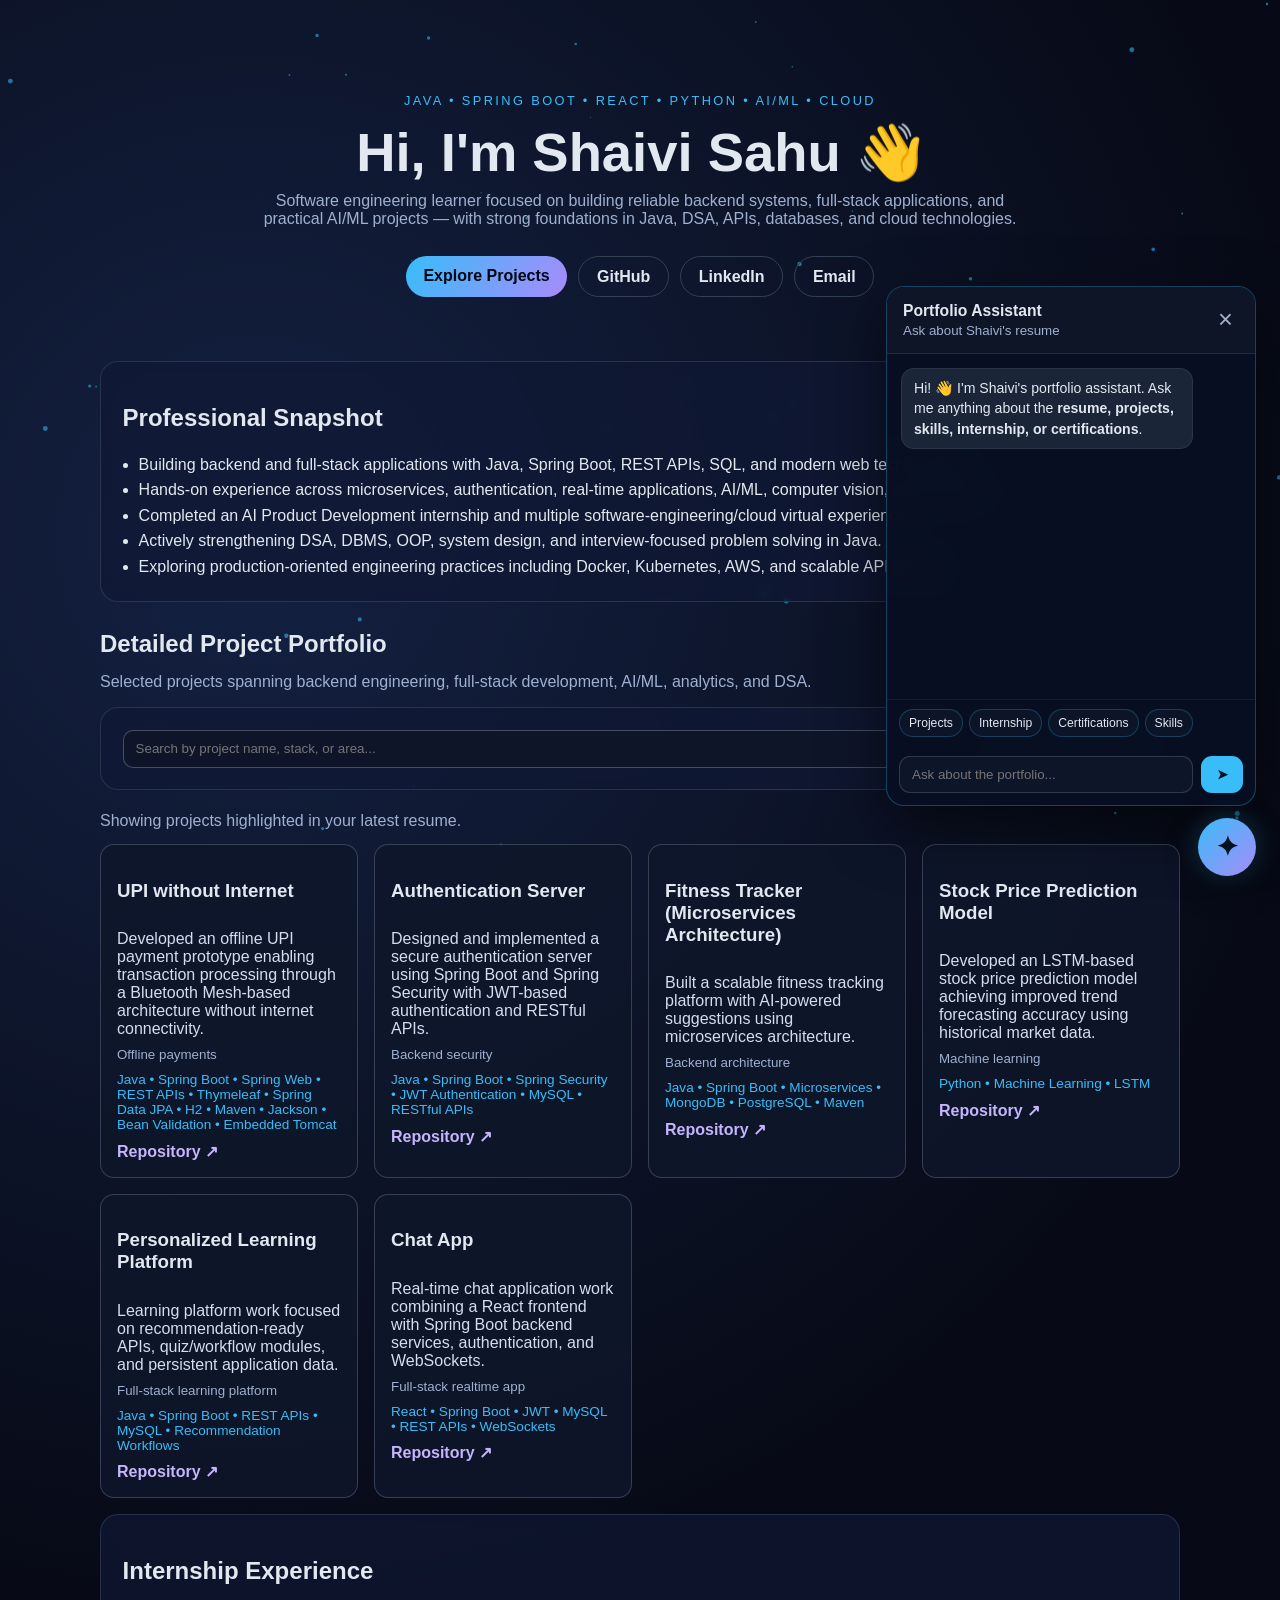
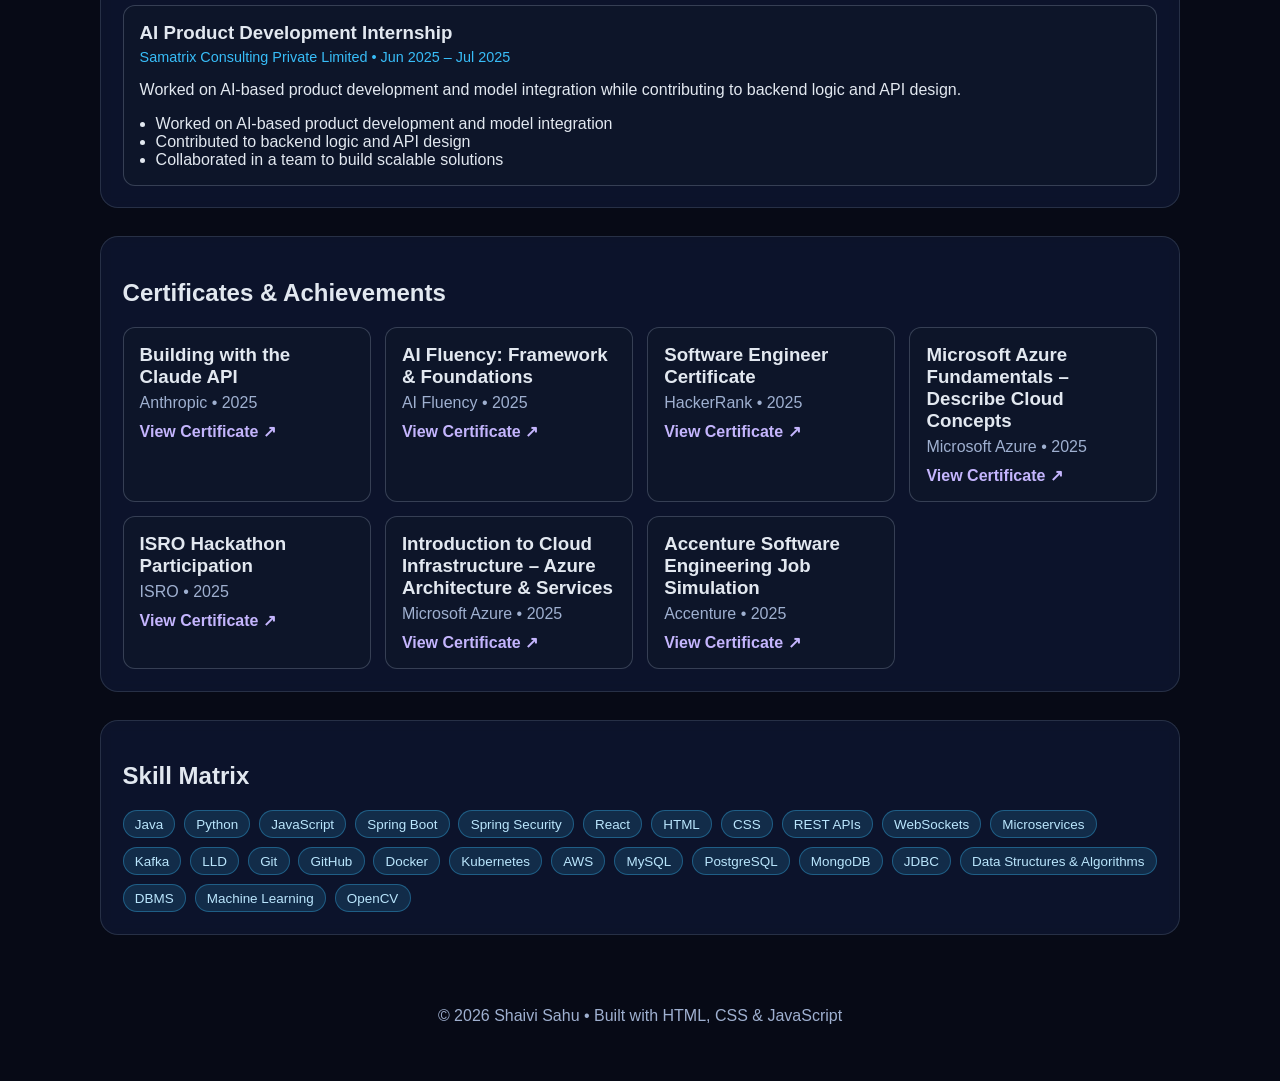
<file: index.html>
<!DOCTYPE html>
<html lang="en">
<head>
<meta charset="UTF-8" />
<meta name="viewport" content="width=device-width, initial-scale=1.0" />
<title>Shaivi Sahu | Software Engineer Portfolio</title>
<meta name="description" content="Shaivi Sahu's portfolio — Java, Spring Boot, full-stack development, AI/ML, DSA, and cloud-native projects." />
<link rel="stylesheet" href="styles.css" />
</head>
<body>
<canvas id="particle-canvas"></canvas>
<header class="hero container">
<p class="eyebrow">JAVA • SPRING BOOT • REACT • PYTHON • AI/ML • CLOUD</p>
<h1>Hi, I'm Shaivi Sahu 👋</h1>
<p class="subtitle">Software engineering learner focused on building reliable backend systems, full-stack applications, and practical AI/ML projects — with strong foundations in Java, DSA, APIs, databases, and cloud technologies.</p>
<div class="hero-cta">
<a class="btn btn-primary" href="#projects">Explore Projects</a>
<a class="btn btn-secondary" href="https://github.com/shaivisahu" target="_blank" rel="noreferrer">GitHub</a>
<a class="btn btn-secondary" href="https://www.linkedin.com/in/shaivi-sahu-7aaa21298/" target="_blank" rel="noreferrer">LinkedIn</a>
<a class="btn btn-secondary" href="mailto:sahushaivi00@gmail.com">Email</a>
</div>
</header>
<main class="container">
<section class="glass-card"><h2>Professional Snapshot</h2><ul class="timeline"><li>Building backend and full-stack applications with Java, Spring Boot, REST APIs, SQL, and modern web technologies.</li><li>Hands-on experience across microservices, authentication, real-time applications, AI/ML, computer vision, and analytics.</li><li>Completed an AI Product Development internship and multiple software-engineering/cloud virtual experiences.</li><li>Actively strengthening DSA, DBMS, OOP, system design, and interview-focused problem solving in Java.</li><li>Exploring production-oriented engineering practices including Docker, Kubernetes, AWS, and scalable API design.</li></ul></section>
<section class="grid-section" id="projects"><div class="section-head"><h2>Detailed Project Portfolio</h2><p>Selected projects spanning backend engineering, full-stack development, AI/ML, analytics, and DSA.</p></div><div class="toolbar glass-card"><input id="project-search" type="search" placeholder="Search by project name, stack, or area..." aria-label="Search projects" /><div class="stats"><span id="project-count">0 projects</span><span id="language-count">0 keywords</span></div></div><p id="search-state" class="search-state" aria-live="polite"></p><div class="project-grid" id="project-grid"></div></section>
<section class="glass-card" id="internships"><h2>Internship Experience</h2><div class="timeline-list" id="internship-list"></div></section>
<section class="glass-card" id="certificates"><h2>Certificates & Achievements</h2><div class="cert-grid" id="certificate-list"></div></section>
<section class="glass-card" id="skills"><h2>Skill Matrix</h2><div class="chips"><span>Java</span><span>Python</span><span>JavaScript</span><span>Spring Boot</span><span>Spring Security</span><span>React</span><span>HTML</span><span>CSS</span><span>REST APIs</span><span>WebSockets</span><span>Microservices</span><span>Kafka</span><span>LLD</span><span>Git</span><span>GitHub</span><span>Docker</span><span>Kubernetes</span><span>AWS</span><span>MySQL</span><span>PostgreSQL</span><span>MongoDB</span><span>JDBC</span><span>Data Structures & Algorithms</span><span>DBMS</span><span>Machine Learning</span><span>OpenCV</span></div></section>
</main>
<footer class="container"><p>© <span id="year"></span> Shaivi Sahu • Built with HTML, CSS & JavaScript</p></footer>

<button class="chatbot-toggle" id="chatbot-toggle" aria-label="Open portfolio assistant" aria-expanded="false" title="Ask about my portfolio">✦</button>
<aside class="chatbot" id="chatbot" aria-label="Portfolio assistant" hidden>
<div class="chatbot-header"><div><strong>Portfolio Assistant</strong><small>Ask about Shaivi's resume</small></div><button class="chatbot-close" id="chatbot-close" aria-label="Close chatbot">×</button></div>
<div class="chat-window" id="chat-window" aria-live="polite"></div>
<div class="chat-suggestions"><button type="button" data-question="What projects has Shaivi built?">Projects</button><button type="button" data-question="Tell me about Shaivi's internship">Internship</button><button type="button" data-question="What certifications does Shaivi have?">Certifications</button><button type="button" data-question="What are Shaivi's skills?">Skills</button></div>
<form class="chat-form" id="chat-form"><input id="chat-input" type="text" placeholder="Ask about the portfolio..." autocomplete="off" aria-label="Ask a question" /><button type="submit" aria-label="Send message">➤</button></form>
</aside>
<script src="script.js"></script>
</body>
</html>
</file>
<file: styles.css>
:root {
    color-scheme: dark;
    --bg: #070a16;
    --card: rgba(16, 24, 52, 0.72);
    --text: #e2e8f0;
    --muted: #9fb0d0;
    --accent: #38bdf8;
    --accent-2: #a78bfa;
}
* { box-sizing: border-box; }
body { margin: 0; font-family: Inter, Segoe UI, Roboto, sans-serif; color: var(--text); background: radial-gradient(circle at 20% 20%, #142142 0%, #070a16 45%), var(--bg); min-height: 100vh; }
#particle-canvas { position: fixed; inset: 0; z-index: -1; }
.container { width: min(1080px, 92vw); margin: 0 auto; }
.hero { text-align: center; padding: 5rem 0 3rem; }
.eyebrow { letter-spacing: 0.15rem; color: var(--accent); font-size: 0.8rem; }
h1 { font-size: clamp(2rem, 5vw, 3.4rem); margin: 0.5rem 0; }
.subtitle { color: var(--muted); max-width: 760px; margin: 0 auto 1.8rem; }
.hero-cta { display: flex; gap: 0.7rem; justify-content: center; flex-wrap: wrap; }
.btn { padding: 0.65rem 1.1rem; border-radius: 999px; font-weight: 600; text-decoration: none; }
.btn-primary { background: linear-gradient(120deg, var(--accent), var(--accent-2)); color: #020617; }
.btn-secondary { border: 1px solid #334155; color: var(--text); }
.glass-card { background: var(--card); border: 1px solid rgba(71, 85, 105, 0.45); border-radius: 18px; backdrop-filter: blur(6px); padding: 1.35rem; margin: 1rem 0 1.75rem; }
.timeline { margin: 0; padding-left: 1rem; line-height: 1.6; }
.section-head p { color: var(--muted); margin-top: -0.3rem; }
.toolbar { display: flex; flex-wrap: wrap; align-items: center; justify-content: space-between; gap: 0.75rem; }
#project-search { flex: 1; min-width: 260px; background: rgba(15, 23, 42, 0.9); border: 1px solid rgba(148, 163, 184, 0.4); border-radius: 10px; color: var(--text); padding: 0.65rem 0.75rem; }
.stats { display: flex; gap: 0.8rem; color: var(--muted); font-size: 0.9rem; }
.search-state { color: var(--muted); margin: -0.4rem 0 0.8rem; min-height: 1.2rem; }
.project-grid { display: grid; grid-template-columns: repeat(auto-fit, minmax(240px, 1fr)); gap: 1rem; }
.project-card { background: rgba(15, 23, 42, 0.86); border: 1px solid rgba(148, 163, 184, 0.3); border-radius: 14px; padding: 1rem; display: flex; flex-direction: column; gap: 0.6rem; }
.project-card p { margin: 0; color: #d3def1; }
.project-card small { color: var(--muted); }
.project-card span { color: var(--accent); font-size: 0.85rem; }
.project-card a { margin-top: auto; color: #c4b5fd; text-decoration: none; font-weight: 600; }
.timeline-list { display: grid; gap: 0.9rem; }
.timeline-item { background: rgba(15, 23, 42, 0.86); border: 1px solid rgba(148, 163, 184, 0.3); border-radius: 12px; padding: 1rem; }
.timeline-item h3 { margin: 0 0 0.3rem; }
.timeline-item .meta { color: var(--accent); font-size: 0.9rem; margin: 0 0 0.45rem; }
.timeline-item ul { margin: 0.5rem 0 0; padding-left: 1rem; }
.cert-grid { display: grid; grid-template-columns: repeat(auto-fit, minmax(220px, 1fr)); gap: 0.9rem; }
.cert-card { background: rgba(15, 23, 42, 0.86); border: 1px solid rgba(148, 163, 184, 0.3); border-radius: 12px; padding: 1rem; }
.cert-card h3 { margin: 0 0 0.4rem; }
.cert-card p { color: var(--muted); margin: 0 0 0.6rem; }
.cert-card a { color: #c4b5fd; text-decoration: none; font-weight: 600; }
.chips { display: flex; flex-wrap: wrap; gap: 0.55rem; }
.chips span { background: rgba(56, 189, 248, 0.15); border: 1px solid rgba(56, 189, 248, 0.35); color: #bae6fd; padding: 0.35rem 0.7rem; border-radius: 999px; font-size: 0.84rem; }
footer { padding: 1.75rem 0 2.5rem; text-align: center; color: var(--muted); }

/* Floating portfolio assistant */
.chatbot-toggle { position: fixed; right: 24px; bottom: 24px; width: 58px; height: 58px; border: 0; border-radius: 50%; background: linear-gradient(135deg, var(--accent), var(--accent-2)); color: #06111f; font-size: 1.7rem; font-weight: 800; cursor: pointer; box-shadow: 0 10px 35px rgba(0,0,0,.45), 0 0 24px rgba(56,189,248,.28); z-index: 1000; transition: transform .2s ease, box-shadow .2s ease; }
.chatbot-toggle:hover { transform: translateY(-3px) scale(1.04); box-shadow: 0 14px 40px rgba(0,0,0,.5), 0 0 30px rgba(56,189,248,.38); }
.chatbot { position: fixed; right: 24px; bottom: 94px; width: min(370px, calc(100vw - 32px)); height: 520px; display: flex; flex-direction: column; background: rgba(8, 15, 34, .96); border: 1px solid rgba(56,189,248,.3); border-radius: 18px; box-shadow: 0 20px 60px rgba(0,0,0,.55); backdrop-filter: blur(14px); z-index: 999; overflow: hidden; animation: chatbot-in .2s ease; }
@keyframes chatbot-in { from { opacity: 0; transform: translateY(10px) scale(.98); } to { opacity: 1; transform: translateY(0) scale(1); } }
.chatbot-header { display: flex; align-items: center; justify-content: space-between; padding: 15px 16px; border-bottom: 1px solid rgba(148,163,184,.15); background: rgba(15,23,42,.75); }
.chatbot-header strong { display: block; font-size: .98rem; }
.chatbot-header small { display: block; color: var(--muted); margin-top: 3px; }
.chatbot-close { border: 0; background: transparent; color: var(--muted); font-size: 1.6rem; cursor: pointer; line-height: 1; }
.chatbot-close:hover { color: var(--text); }
.chat-window { flex: 1; min-height: 0; overflow-y: auto; display: flex; flex-direction: column; gap: 9px; padding: 14px; }
.chat-message { max-width: 86%; padding: 9px 12px; border-radius: 13px; line-height: 1.45; font-size: .88rem; }
.chat-message.bot { align-self: flex-start; background: rgba(30,41,59,.9); border: 1px solid rgba(148,163,184,.12); }
.chat-message.user { align-self: flex-end; background: rgba(37,99,235,.3); border: 1px solid rgba(96,165,250,.25); }
.chat-suggestions { display: flex; gap: 6px; flex-wrap: wrap; padding: 9px 12px; border-top: 1px solid rgba(148,163,184,.1); }
.chat-suggestions button { border: 1px solid rgba(56,189,248,.25); background: rgba(15,23,42,.75); color: var(--text); border-radius: 999px; padding: 6px 9px; cursor: pointer; font-size: .76rem; }
.chat-suggestions button:hover { border-color: var(--accent); }
.chat-form { display: flex; gap: 8px; padding: 10px 12px 12px; }
.chat-form input { flex: 1; min-width: 0; background: rgba(15,23,42,.9); color: var(--text); border: 1px solid rgba(148,163,184,.25); border-radius: 11px; padding: 10px 12px; outline: none; }
.chat-form input:focus { border-color: var(--accent); }
.chat-form button { width: 42px; border: 0; border-radius: 11px; background: var(--accent); color: #06111f; font-weight: 800; cursor: pointer; }
@media(max-width:600px) { .chatbot-toggle { right: 16px; bottom: 16px; } .chatbot { right: 16px; bottom: 84px; width: calc(100vw - 32px); height: min(520px, 70vh); } }
</file>
